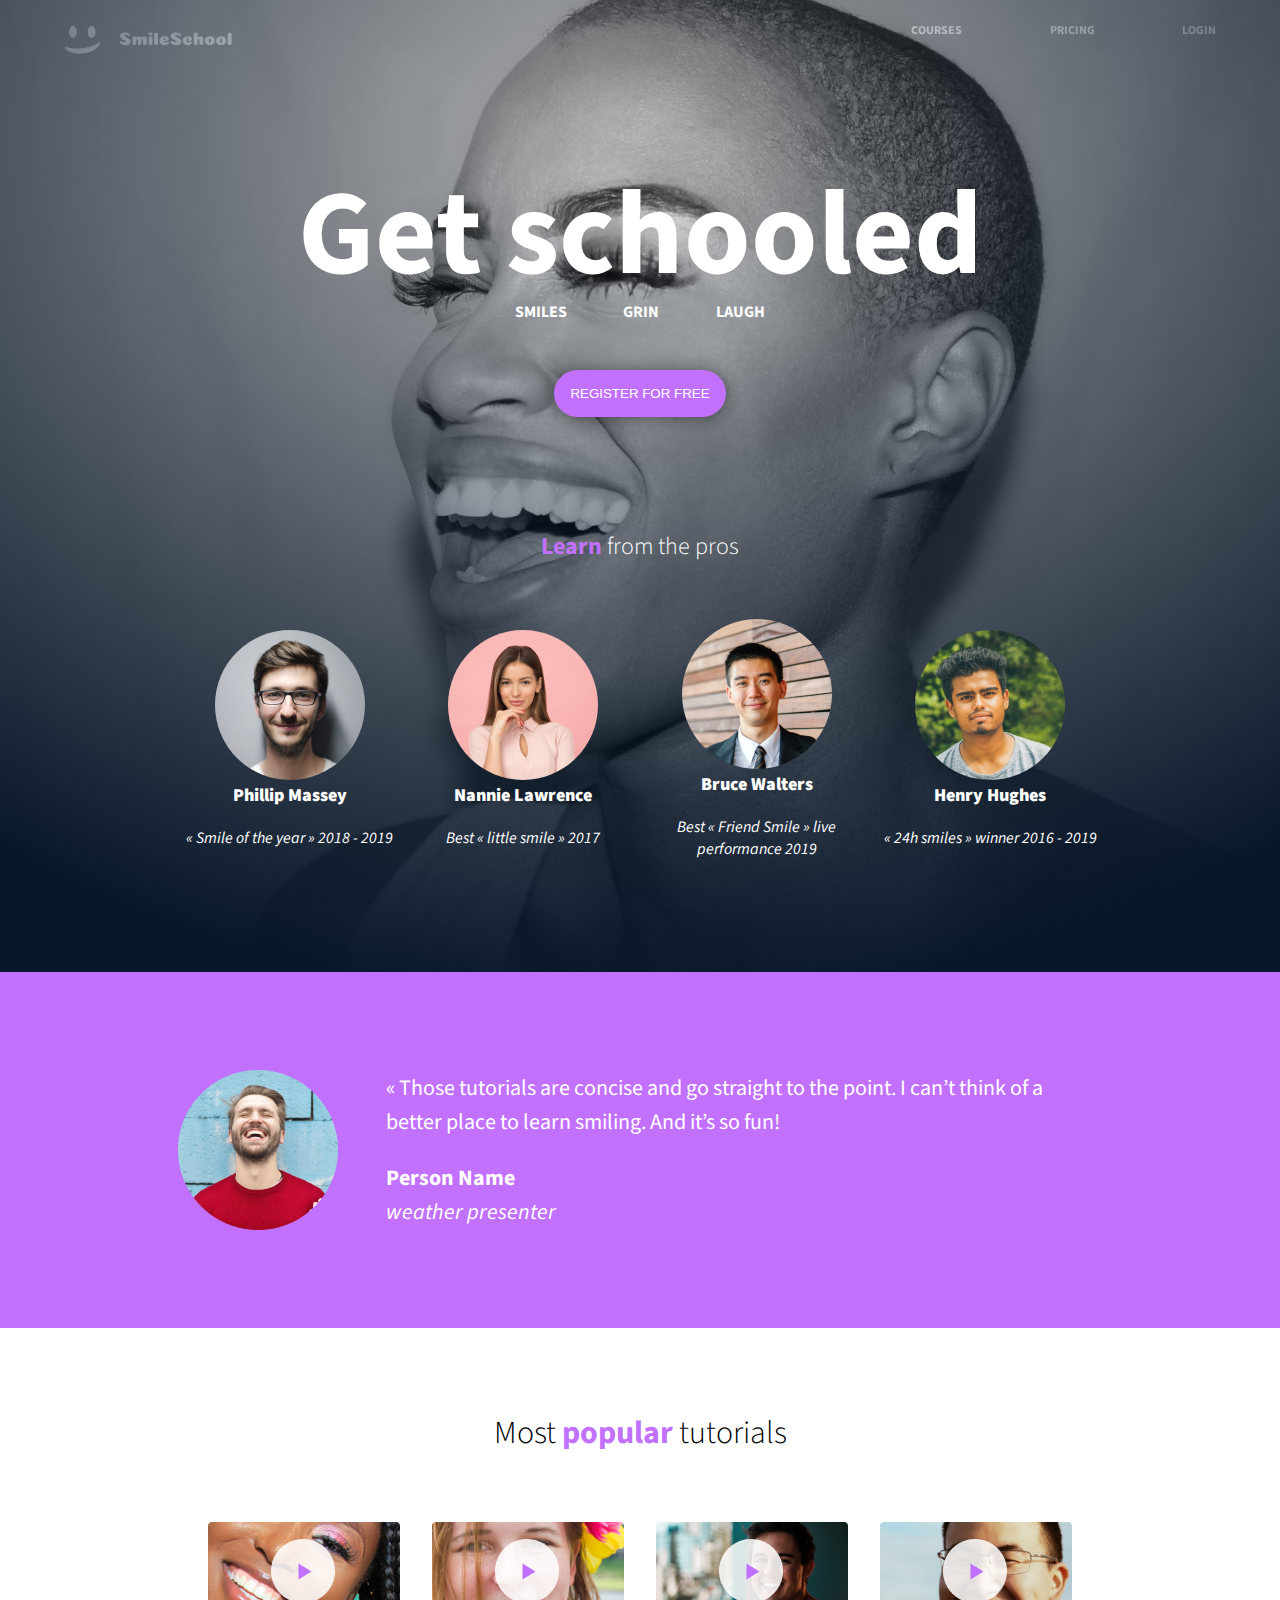
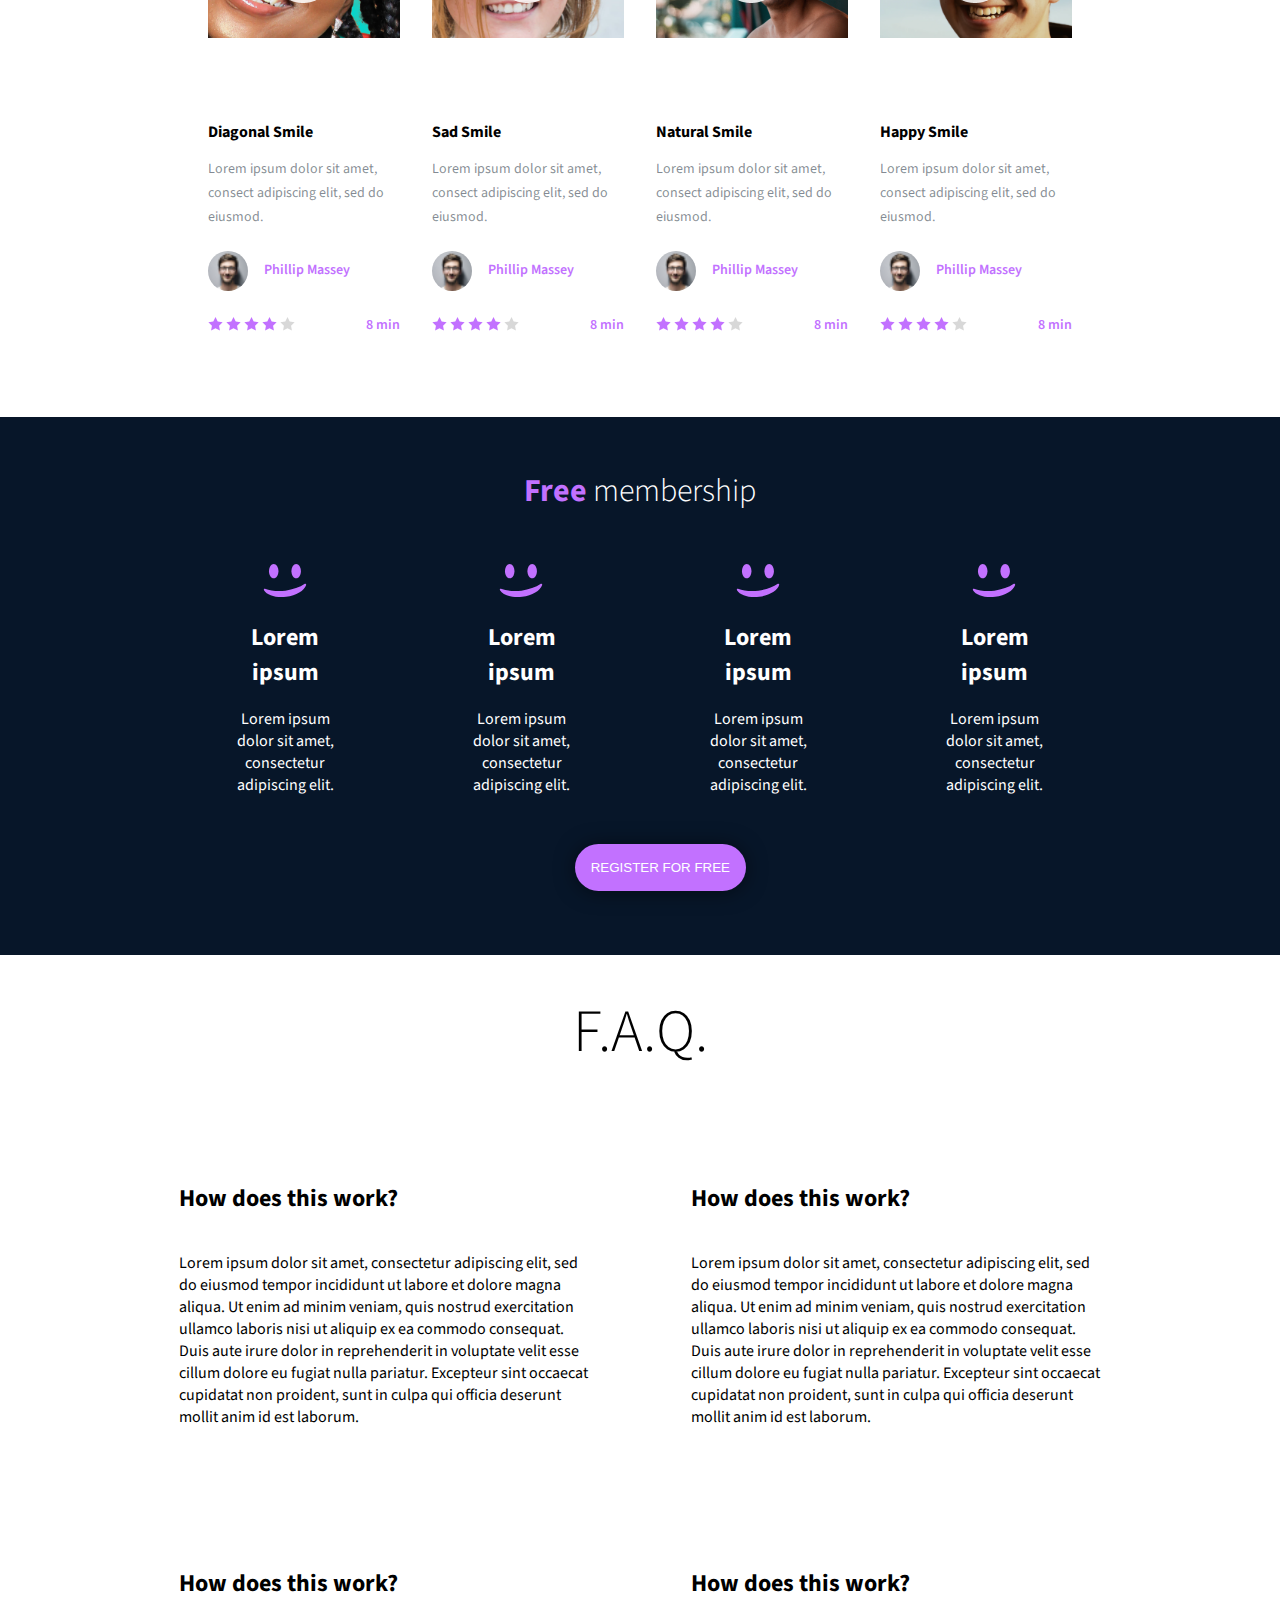
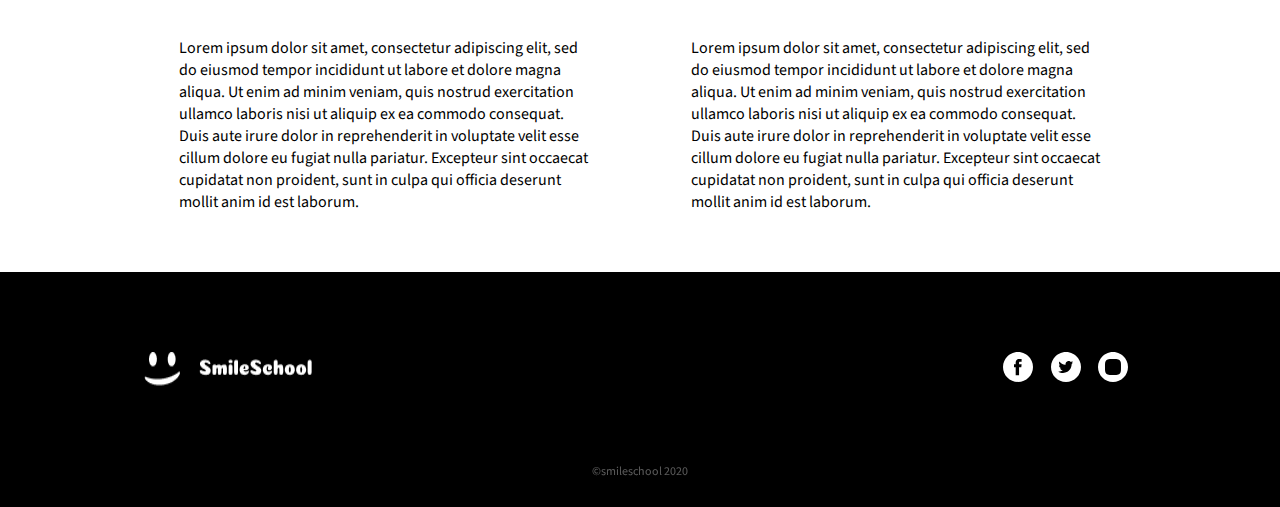
<file: css_advanced/index.html>
<!DOCTYPE html>
<html lang="en">

<head>
    <meta charset="UTF-8">
    <meta http-equiv="X-UA-Compatible" content="IE=edge">
    <meta name="viewport" content="width=device-width, initial-scale=1.0">
    <link href='https://fonts.googleapis.com/css?family=Source+Sans+Pro' rel='stylesheet' type='text/css'>
    <link rel="stylesheet" href="styles.css">
    <title>Document</title>
</head>

<body>
    <header>
        <div class="logo"><a><img src="images/logo.png" alt="logo" /></a></div>
        <div class="nav-bar">
                <a href="">courses</a>
                <a href="">pricing</a>
                <a href="">login</a>
        </div>
    </header>
    <main>
        <section class="header-section">
            <div class="schooled">
                <h1 class="schooled-title">
                    Get schooled
                </h1>
                <p class="schooled-text">
                    <span>SMILES</span>
                    <span>GRIN</span>
                    <span>LAUGH</span>
                </p>
                <button class="register-btn">REGISTER FOR FREE</button>
            </div>
            <div class="pros">
                <h2 class="pros-title"><span class="secondary-color">Learn</span> from the pros</h2>
                <div class="pros-block">
                    <div class="pros-card">
                        <img src="images/philip.png" alt="philip">
                        <h3>Phillip Massey</h3>
                        <p>« Smile of the year » 2018 - 2019</p>
                    </div>
                    <div class="pros-card">
                        <img src="images/nannie.png" alt="nannie">
                        <h3>Nannie Lawrence</h3>
                        <p>Best « little smile » 2017</p>
                    </div>
                    <div class="pros-card">
                        <img src="images/bruce.png" alt="bruce">
                        <h3>Bruce Walters</h3>
                        <p>Best « Friend Smile » live performance 2019</p>
                    </div>
                    <div class="pros-card">
                        <img src="images/henry.png" alt="henry">
                        <h3>Henry Hughes</h3>
                        <p>« 24h smiles » winner 2016 - 2019</p>
                    </div>
                </div>
            </div>
        </section>
        <section class="presenter-section">
            <div class="presenter-block">
                <img src="images/avatar.png" alt="avatar">
                <div>
                    <blockquote>
                        « Those tutorials are concise and go straight to the point. I can’t think of a better
                        place to learn smiling. And it’s so fun!
                    </blockquote>
                    <p class="person-name">Person Name</p>
                    <p class="weather">weather presenter</p>
                </div>
            </div>
        </section>
        <section class="videos-section">
            <h1>Most <span class="secondary-color">popular</span> tutorials</h1>
            <div class="videos-list">
                <div class="video-card">
                    <img src="images/preview_diag.png" alt="">
                    <a class="play" href="#"><img src="images/play.png" alt=""></a>
                    <h2 class="video-title">
                        Diagonal Smile
                    </h2>
                    <p class="video-desc">
                        Lorem ipsum dolor sit amet, consect adipiscing elit, sed do eiusmod.
                    </p>
                    <div class="author">
                        <img class="author-img" src="images/philip_sm.png" alt="philip_sm">
                        <h3 class="author-name">Phillip Massey</h3>
                    </div>
                    <div class="rating-duration">
                        <div class="rating">
                            <img src="Logos/Star_1.svg" alt="Star_1">
                            <img src="Logos/Star_1.svg" alt="Star_1">
                            <img src="Logos/Star_1.svg" alt="Star_1">
                            <img src="Logos/Star_1.svg" alt="Star_1">
                            <img src="Logos/Star_5.svg" alt="Star_5">
                        </div>
                        <p class="duration">8 min</p>
                    </div>
                </div>
                <div class="video-card">
                    <img src="images/preview_sad.png" alt="">
                    <a class="play" href="#"><img src="images/play.png" alt=""></a>
                    <h2 class="video-title">
                        Sad Smile
                    </h2>
                    <p class="video-desc">
                        Lorem ipsum dolor sit amet, consect adipiscing elit, sed do eiusmod.
                    </p>
                    <div class="author">
                        <img class="author-img" src="images/philip_sm.png" alt="philip_sm">
                        <h3 class="author-name">Phillip Massey</h3>
                    </div>
                    <div class="rating-duration">
                        <div class="rating">
                            <img src="Logos/Star_1.svg" alt="Star_1">
                            <img src="Logos/Star_1.svg" alt="Star_1">
                            <img src="Logos/Star_1.svg" alt="Star_1">
                            <img src="Logos/Star_1.svg" alt="Star_1">
                            <img src="Logos/Star_5.svg" alt="Star_5">
                        </div>
                        <p class="duration">8 min</p>
                    </div>
                </div>
                <div class="video-card">
                    <img src="images/preview_nat.png" alt="">
                    <a class="play" href="#"><img src="images/play.png" alt=""></a>
                    <h2 class="video-title">
                        Natural Smile
                    </h2>
                    <p class="video-desc">
                        Lorem ipsum dolor sit amet, consect adipiscing elit, sed do eiusmod.
                    </p>
                    <div class="author">
                        <img class="author-img" src="images/philip_sm.png" alt="philip_sm">
                        <h3 class="author-name">Phillip Massey</h3>
                    </div>
                    <div class="rating-duration">
                        <div class="rating">
                            <img src="Logos/Star_1.svg" alt="Star_1">
                            <img src="Logos/Star_1.svg" alt="Star_1">
                            <img src="Logos/Star_1.svg" alt="Star_1">
                            <img src="Logos/Star_1.svg" alt="Star_1">
                            <img src="Logos/Star_5.svg" alt="Star_5">
                        </div>
                        <p class="duration">8 min</p>
                    </div>
                </div>
                <div class="video-card">
                    <img src="images/preview_hap.png" alt="">
                    <a class="play" href="#"><img src="images/play.png" alt=""></a>
                    <h2 class="video-title">
                        Happy Smile
                    </h2>
                    <p class="video-desc">
                        Lorem ipsum dolor sit amet, consect adipiscing elit, sed do eiusmod.
                    </p>
                    <div class="author">
                        <img class="author-img" src="images/philip_sm.png" alt="philip_sm">
                        <h3 class="author-name">Phillip Massey</h3>
                    </div>
                    <div class="rating-duration">
                        <div class="rating">
                            <img src="Logos/Star_1.svg" alt="Star_1">
                            <img src="Logos/Star_1.svg" alt="Star_1">
                            <img src="Logos/Star_1.svg" alt="Star_1">
                            <img src="Logos/Star_1.svg" alt="Star_1">
                            <img src="Logos/Star_5.svg" alt="Star_5">
                        </div>
                        <p class="duration">8 min</p>
                    </div>
                </div>
            </div>
        </section>
        <section class="membership-section">
            <h1><span class="secondary-color">Free</span> membership</h1>
            <div class="memberships">
                <div class="membership-card">
                    <img src="Logos/smile.svg" alt="smile">
                    <h2>Lorem ipsum</h2>
                    <p>
                        Lorem ipsum dolor sit amet, consectetur adipiscing elit.
                    </p>
                </div>
                <div class="membership-card">
                    <img src="Logos/smile.svg" alt="smile">
                    <h2>Lorem ipsum</h2>
                    <p>
                        Lorem ipsum dolor sit amet, consectetur adipiscing elit.
                    </p>
                </div>
                <div class="membership-card">
                    <img src="Logos/smile.svg" alt="smile">
                    <h2>Lorem ipsum</h2>
                    <p>
                        Lorem ipsum dolor sit amet, consectetur adipiscing elit.
                    </p>
                </div>
                <div class="membership-card">
                    <img src="Logos/smile.svg" alt="smile">
                    <h2>Lorem ipsum</h2>
                    <p>
                        Lorem ipsum dolor sit amet, consectetur adipiscing elit.
                    </p>
                </div>
            </div>
            <button class="register-btn">REGISTER FOR FREE</button>
        </section>
        <section class="faq-section">
            <h1>F.A.Q.</h1>
            <div class="faq-list">
                <div class="faq-item">
                    <h2>How does this work?</h2>
                    <p>
                        Lorem ipsum dolor sit amet, consectetur adipiscing elit, sed do eiusmod tempor incididunt ut
                        labore et dolore magna aliqua. Ut enim ad minim veniam, quis nostrud exercitation ullamco
                        laboris nisi ut aliquip ex ea commodo consequat. Duis aute irure dolor in reprehenderit in
                        voluptate velit esse cillum dolore eu fugiat nulla pariatur. Excepteur sint occaecat cupidatat
                        non proident, sunt in culpa qui officia deserunt mollit anim id est laborum.
                    </p>
                </div>
                <div class="faq-item">
                    <h2>How does this work?</h2>
                    <p>
                        Lorem ipsum dolor sit amet, consectetur adipiscing elit, sed do eiusmod tempor incididunt ut
                        labore et dolore magna aliqua. Ut enim ad minim veniam, quis nostrud exercitation ullamco
                        laboris nisi ut aliquip ex ea commodo consequat. Duis aute irure dolor in reprehenderit in
                        voluptate velit esse cillum dolore eu fugiat nulla pariatur. Excepteur sint occaecat cupidatat
                        non proident, sunt in culpa qui officia deserunt mollit anim id est laborum.
                    </p>
                </div>
            </div>
            <div class="faq-list">
                <div class="faq-item">
                    <h2>How does this work?</h2>
                    <p>
                        Lorem ipsum dolor sit amet, consectetur adipiscing elit, sed do eiusmod tempor incididunt ut
                        labore et dolore magna aliqua. Ut enim ad minim veniam, quis nostrud exercitation ullamco
                        laboris nisi ut aliquip ex ea commodo consequat. Duis aute irure dolor in reprehenderit in
                        voluptate velit esse cillum dolore eu fugiat nulla pariatur. Excepteur sint occaecat cupidatat
                        non proident, sunt in culpa qui officia deserunt mollit anim id est laborum.
                    </p>
                </div>
                <div class="faq-item">
                    <h2>How does this work?</h2>
                    <p>
                        Lorem ipsum dolor sit amet, consectetur adipiscing elit, sed do eiusmod tempor incididunt ut
                        labore et dolore magna aliqua. Ut enim ad minim veniam, quis nostrud exercitation ullamco
                        laboris nisi ut aliquip ex ea commodo consequat. Duis aute irure dolor in reprehenderit in
                        voluptate velit esse cillum dolore eu fugiat nulla pariatur. Excepteur sint occaecat cupidatat
                        non proident, sunt in culpa qui officia deserunt mollit anim id est laborum.
                    </p>
                </div>
            </div>
        </section>
    </main>
    <footer>
        <div class="ft-container">
            <div class="nav-ft">
                <img src="images/logo.png" alt="">
                <div>
                    <a href=""><img src="Logos/facebook.svg" alt=""></a>
                    <a href=""><img src="Logos/twitter.svg" alt=""></a>
                    <a href=""><img src="Logos/Combined Shape.svg" alt=""></a>
                </div>
            </div>
            <p>©smileschool 2020</p>
        </div>
    </footer>
</body>

</html>
</file>
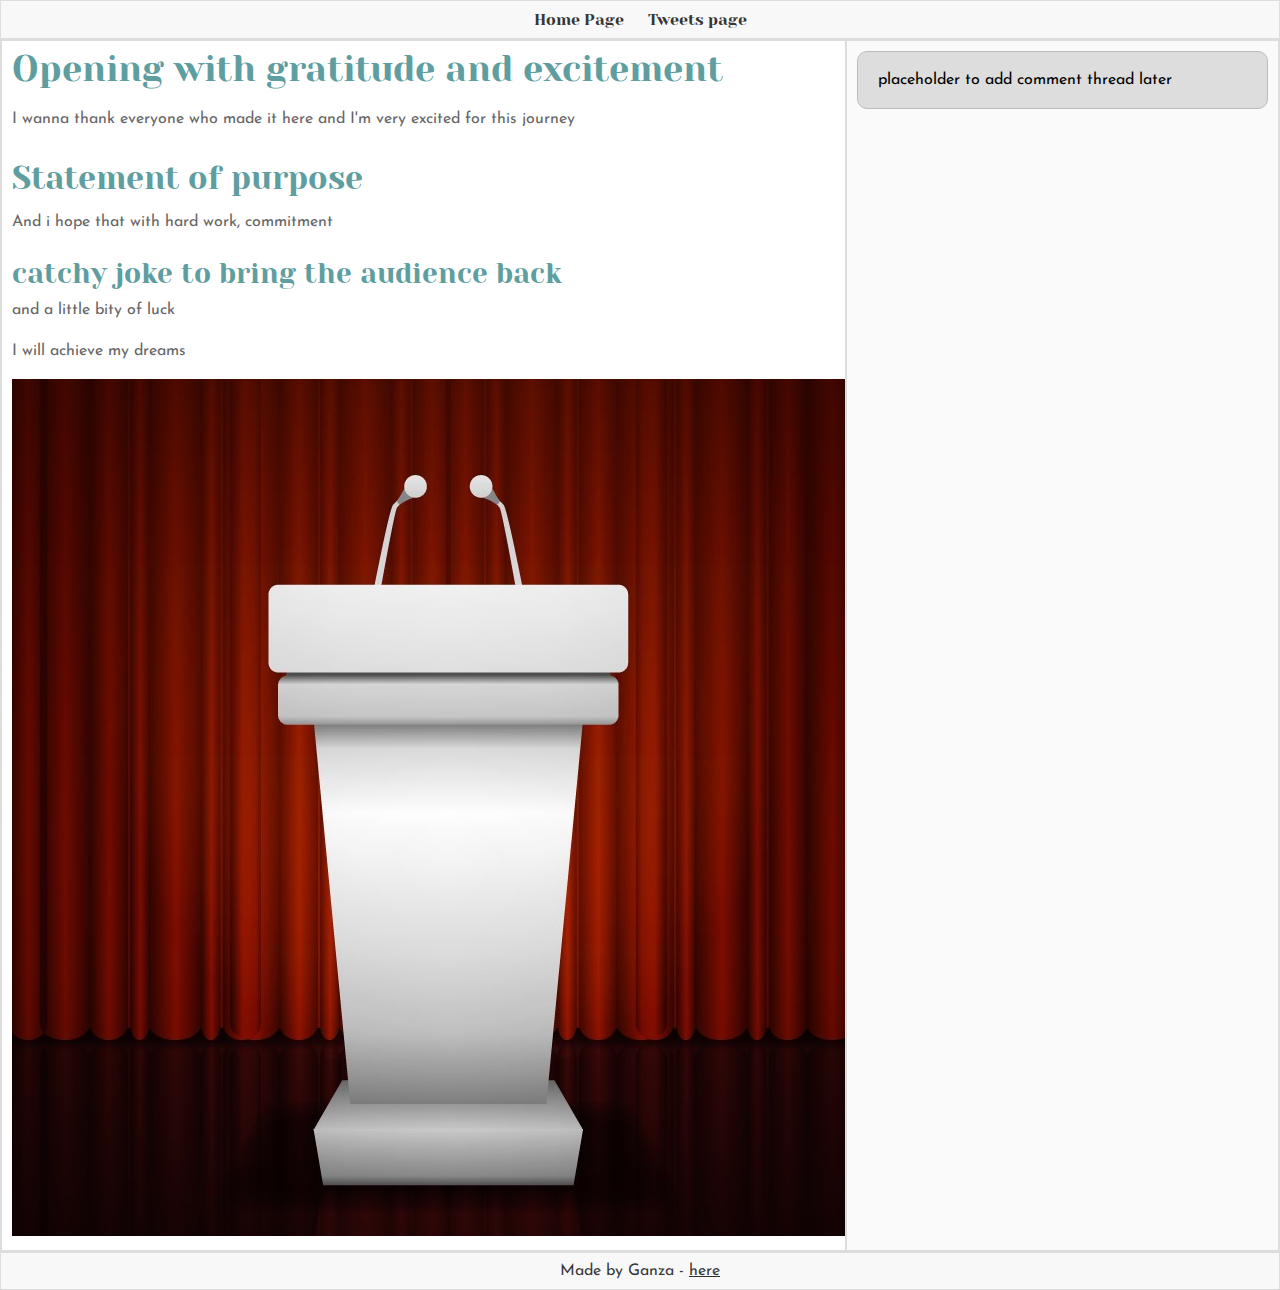
<file: css_basics/index.html>
<!DOCTYPE html>
<html lang="en">
  <head>
    <meta charset="UTF-8">
	  <title>Mywebpage</title>
    <link href="base.css" rel="stylesheet">
    <link href="styles.css" rel="stylesheet">
  </head>
  <body class="works_on_smartphone">
	<header>
		<ul>
			<li><a href="index.html">Home Page</a></li>
			<li><a href="tweets.html">Tweets page</a></li>
		</ul>
	</header>
	<main>
	<article>
		<h1>Opening with gratitude and excitement</h1>
    	<p>
      	I wanna thank everyone who made it here and I'm very excited for this
      	journey
    	</p>
    	<h2>Statement of purpose</h2>
    	<p>And i hope that with hard work, commitment</p>
    	<h3>catchy joke to bring the audience back</h3>
    	<p>and a little bity of luck</p>
    	<p>I will achieve my dreams</p>
    	<a href="https://www.linkedin.com/home"><img src="speech_image_small.jpg" alt="an image of a podium for speech "></a>
	</article>
	<aside>
		<p> placeholder to add comment thread later </p>
	</aside>
	</main>
    	<footer>Made by Ganza - <a href="https://www.linkedin.com/home" target="_blank">here</a></footer>
  </body>
</html>
</file>
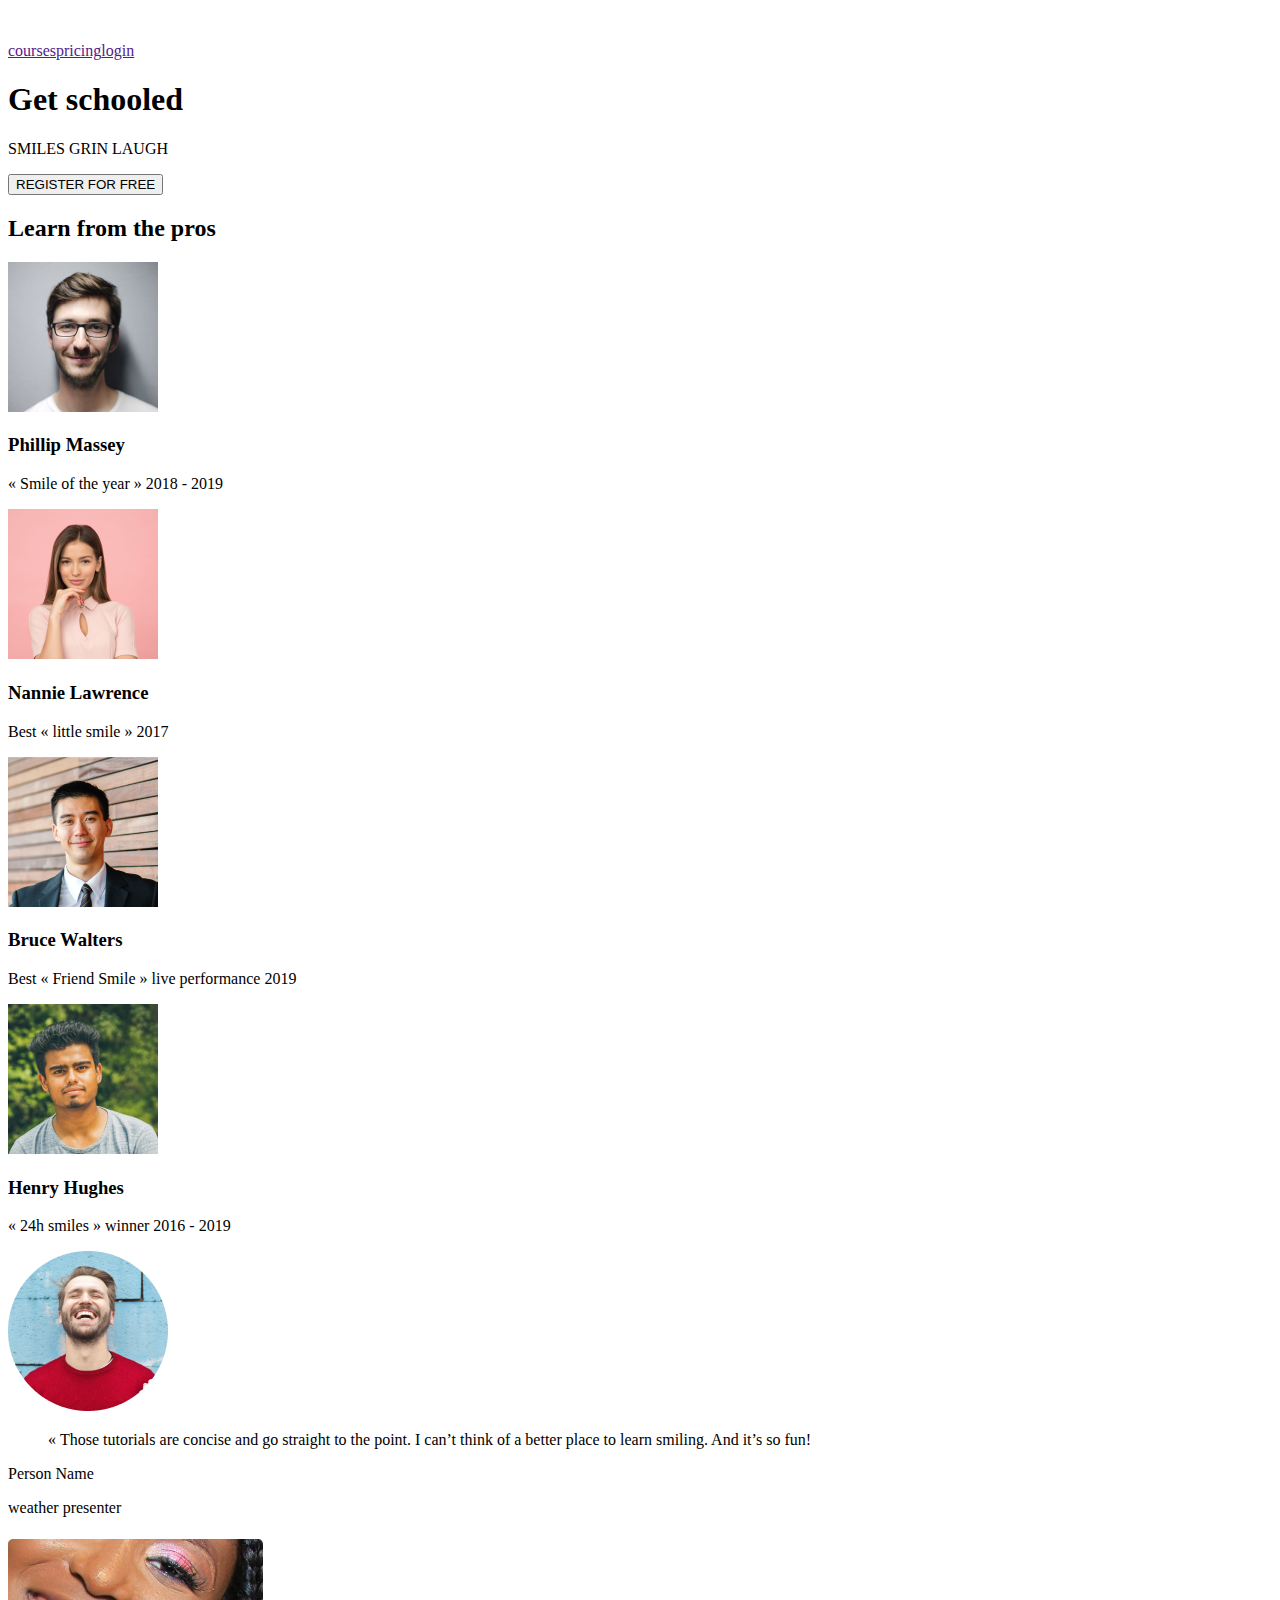
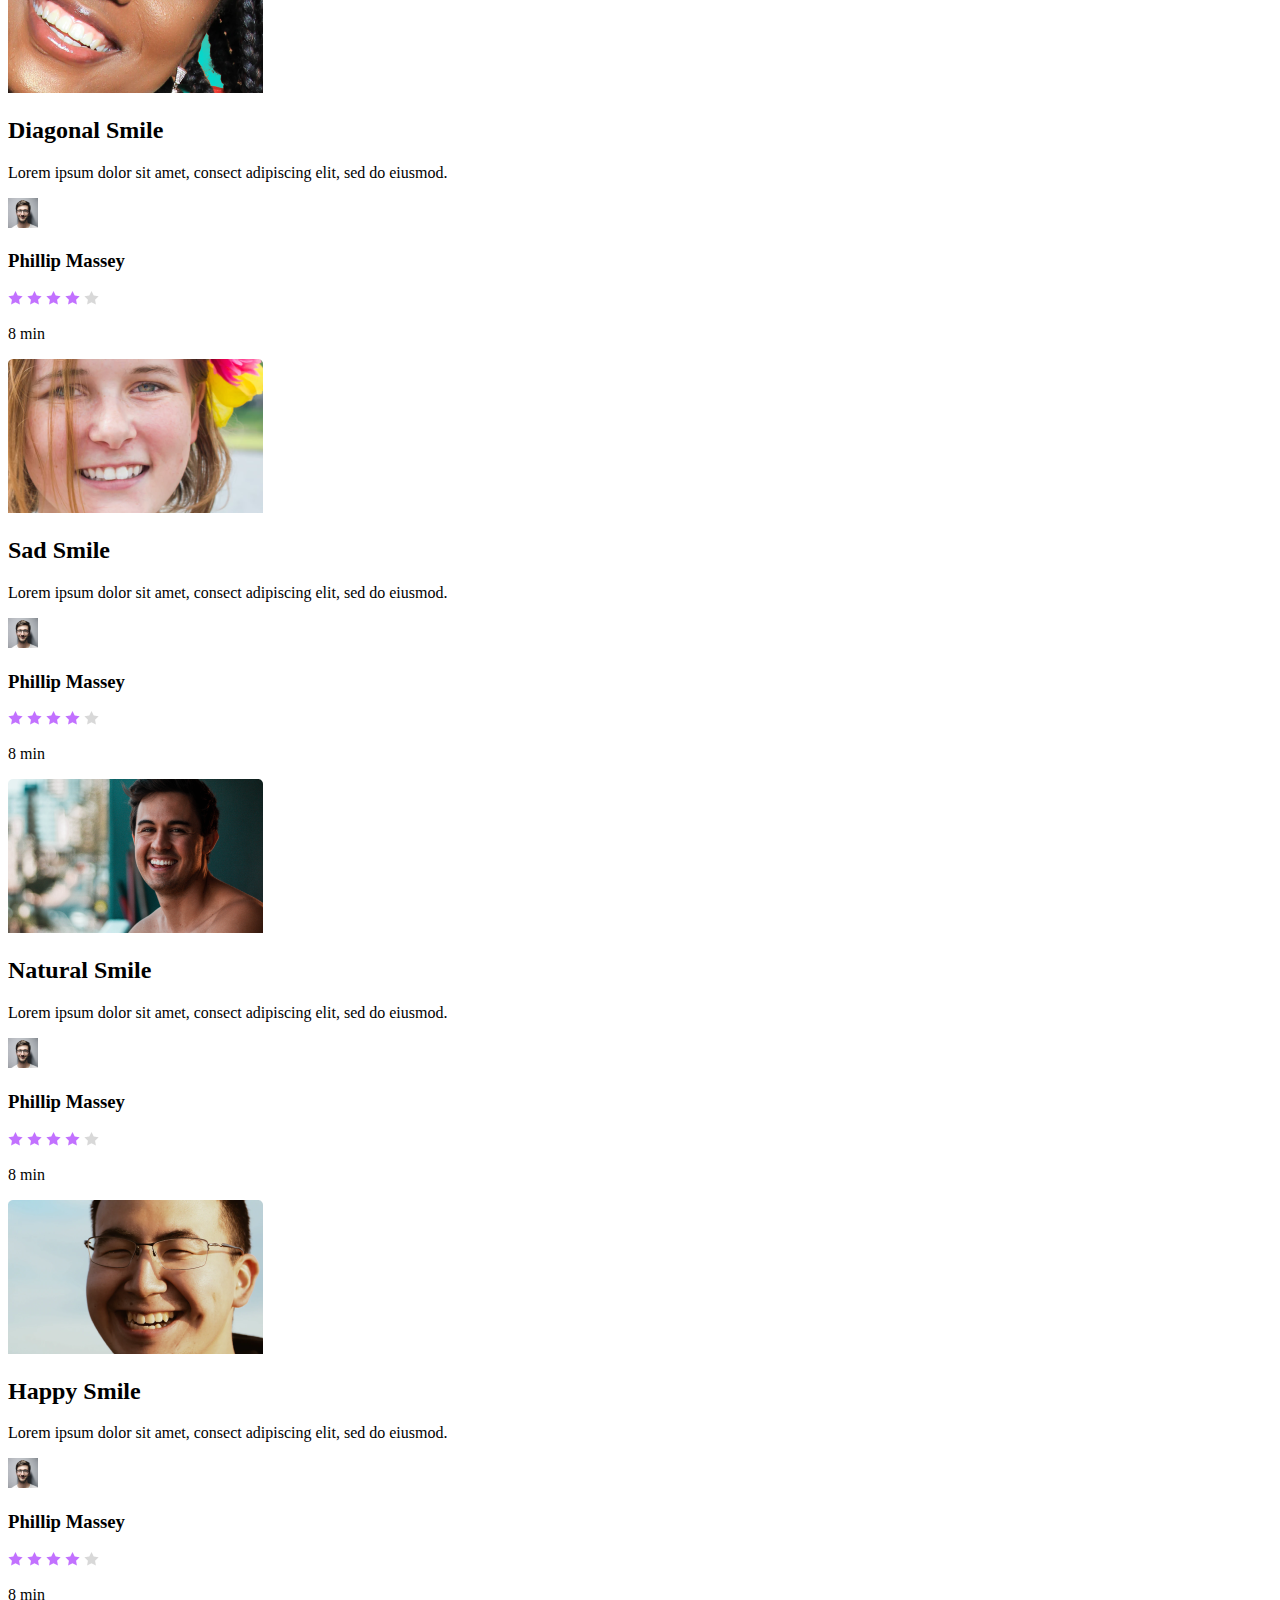
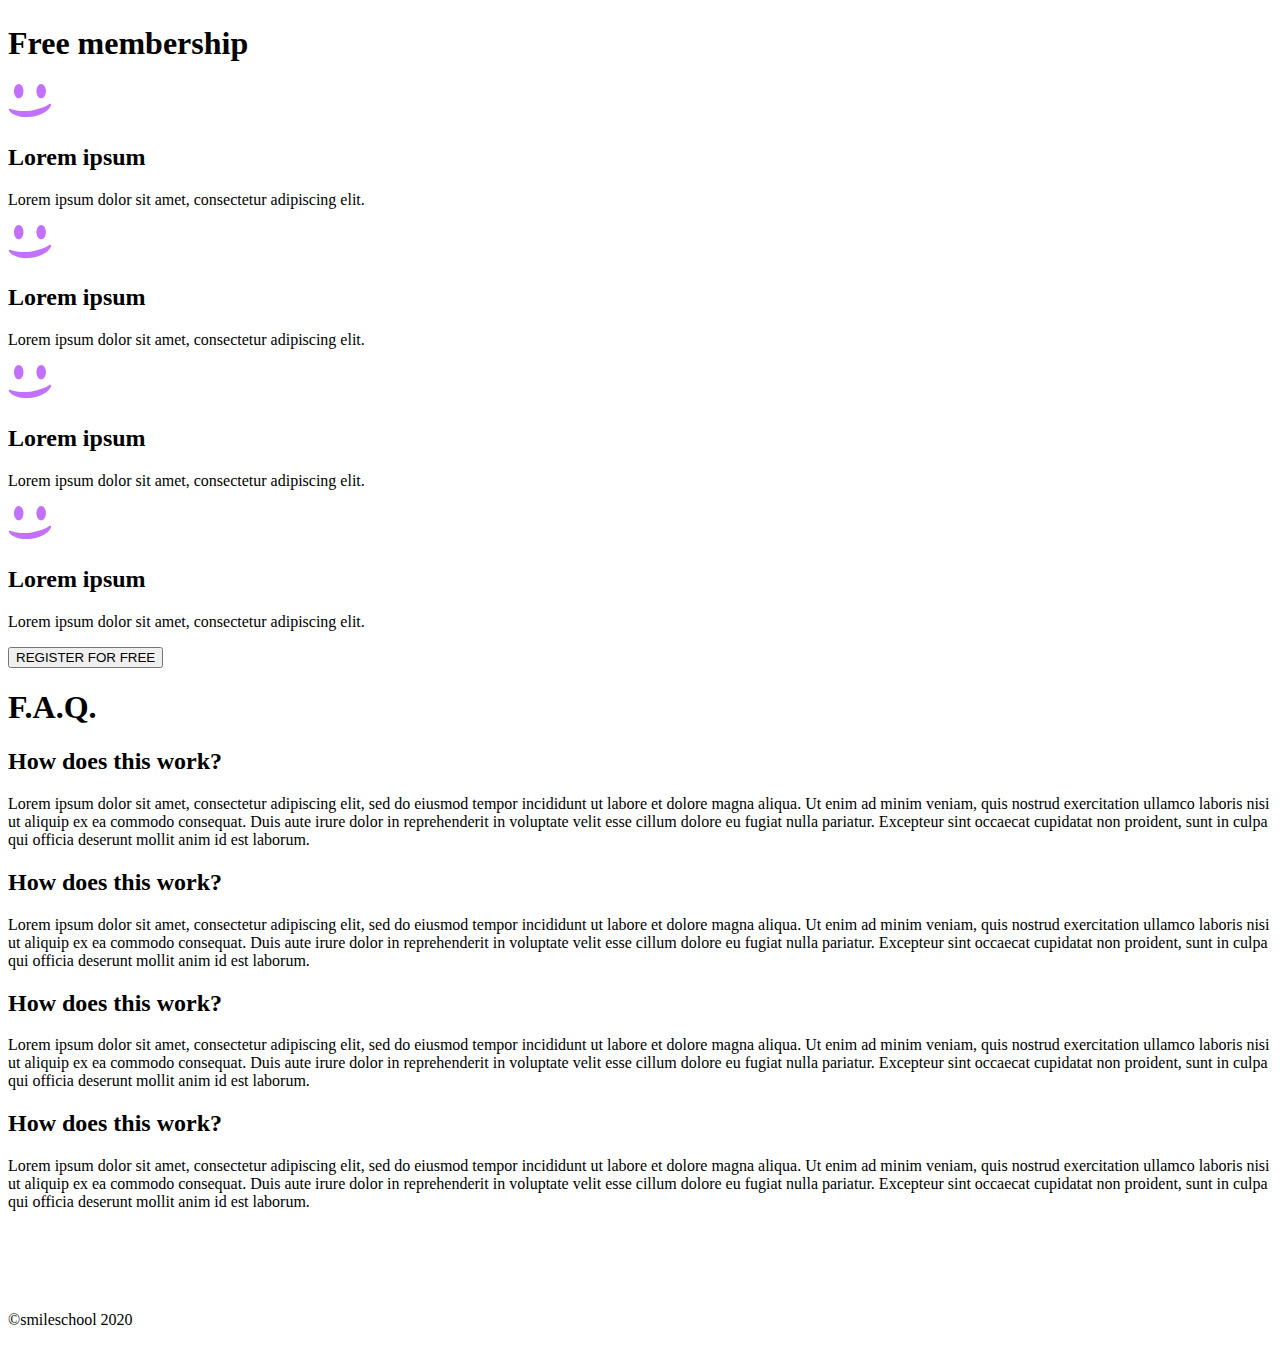
<file: html_advanced/index.html>
<!DOCTYPE html>
<html lang="en">

<head>
    <meta charset="UTF-8">
    <meta http-equiv="X-UA-Compatible" content="IE=edge">
    <meta name="viewport" content="width=device-width, initial-scale=1.0">
    <title>Document</title>
</head>

<body>
    <header>
        <div><a><img src="imgs/logo.png" alt="logo" /></a></div>
        <div>
            <a href="">courses</a><a href="">pricing</a><a href="">login</a>
        </div>
    </header>
    <main>
        <section>
            <div>
                <h1>
                    Get schooled
                </h1>
                <p>
                    <span>SMILES</span>
                    <span>GRIN</span>
                    <span>LAUGH</span>
                </p>
                <button class="register-btn">REGISTER FOR FREE</button>
            </div>
            <div>
                <h2><span>Learn</span> from the pros</h2>
                <div>
                    <div>
                        <img src="imgs/philip.png" alt="philip">
                        <h3>Phillip Massey</h3>
                        <p>« Smile of the year » 2018 - 2019</p>
                    </div>
                    <div>
                        <img src="imgs/nannie.png" alt="nannie">
                        <h3>Nannie Lawrence</h3>
                        <p>Best « little smile » 2017</p>
                    </div>
                    <div>
                        <img src="imgs/bruce.png" alt="bruce">
                        <h3>Bruce Walters</h3>
                        <p>Best « Friend Smile » live performance 2019</p>
                    </div>
                    <div>
                        <img src="imgs/henry.png" alt="henry">
                        <h3>Henry Hughes</h3>
                        <p>« 24h smiles » winner 2016 - 2019</p>
                    </div>
                </div>
            </div>
        </section>
        <section>
            <div>
                <img src="imgs/avatar.png" alt="avatar">
                <div>
                    <blockquote>
                        « Those tutorials are concise and go straight to the point. I can’t think of a better
                        place to learn smiling. And it’s so fun!
                    </blockquote>
                    <p>Person Name</p>
                    <p>weather presenter</p>
                </div>
            </div>
        </section>
        <section>
            <h1></h1>
            <div>
                <div class="videos-list">
                    <img src="imgs/preview_diag.png" alt="">
                    <h2 class="video-title">
                        Diagonal Smile
                    </h2>
                    <p class="video-desc">
                        Lorem ipsum dolor sit amet, consect adipiscing elit, sed do eiusmod.
                    </p>
                    <div class="author">
                        <img class="author-img" src="imgs/philip_sm.png" alt="philip_sm">
                        <h3 class="author-name">Phillip Massey</h3>
                    </div>
                    <div class="rating">
                        <img src="svgs/Star_1.svg" alt="">
                        <img src="svgs/Star_1.svg" alt="">
                        <img src="svgs/Star_1.svg" alt="">
                        <img src="svgs/Star_1.svg" alt="">
                        <img src="svgs/Star_5.svg" alt="">
                    </div>
                    <p class="duration">8 min</p>
                </div>
                <div class="videos-list">
                    <img src="imgs/preview_sad.png" alt="">
                    <h2 class="video-title">
                        Sad Smile
                    </h2>
                    <p class="video-desc">
                        Lorem ipsum dolor sit amet, consect adipiscing elit, sed do eiusmod.
                    </p>
                    <div class="author">
                        <img class="author-img" src="imgs/philip_sm.png" alt="philip_sm">
                        <h3 class="author-name">Phillip Massey</h3>
                    </div>
                    <div class="rating">
                        <img src="svgs/Star_1.svg" alt="">
                        <img src="svgs/Star_1.svg" alt="">
                        <img src="svgs/Star_1.svg" alt="">
                        <img src="svgs/Star_1.svg" alt="">
                        <img src="svgs/Star_5.svg" alt="">
                    </div>
                    <p class="duration">8 min</p>
                </div>
                <div class="videos-list">
                    <img src="imgs/preview_nat.png" alt="">
                    <h2 class="video-title">
                        Natural Smile
                    </h2>
                    <p class="video-desc">
                        Lorem ipsum dolor sit amet, consect adipiscing elit, sed do eiusmod.
                    </p>
                    <div class="author">
                        <img class="author-img" src="imgs/philip_sm.png" alt="philip_sm">
                        <h3 class="author-name">Phillip Massey</h3>
                    </div>
                    <div class="rating">
                        <img src="svgs/Star_1.svg" alt="">
                        <img src="svgs/Star_1.svg" alt="">
                        <img src="svgs/Star_1.svg" alt="">
                        <img src="svgs/Star_1.svg" alt="">
                        <img src="svgs/Star_5.svg" alt="">
                    </div>
                    <p class="duration">8 min</p>
                </div>
                <div class="videos-list">
                    <img src="imgs/preview_hap.png" alt="">
                    <h2 class="video-title">
                        Happy Smile
                    </h2>
                    <p class="video-desc">
                        Lorem ipsum dolor sit amet, consect adipiscing elit, sed do eiusmod.
                    </p>
                    <div class="author">
                        <img class="author-img" src="imgs/philip_sm.png" alt="philip_sm">
                        <h3 class="author-name">Phillip Massey</h3>
                    </div>
                    <div class="rating">
                        <img src="svgs/Star_1.svg" alt="">
                        <img src="svgs/Star_1.svg" alt="">
                        <img src="svgs/Star_1.svg" alt="">
                        <img src="svgs/Star_1.svg" alt="">
                        <img src="svgs/Star_5.svg" alt="">
                    </div>
                    <p class="duration">8 min</p>
                </div>
            </div>
        </section>
        <section>
            <h1><span>Free</span> membership</h1>
            <div>
                <div>
                    <img src="svgs/smile.svg" alt="smile">
                    <h2>Lorem ipsum</h2>
                    <p>
                        Lorem ipsum dolor sit amet, consectetur adipiscing elit.
                    </p>
                </div>
                <div>
                    <img src="svgs/smile.svg" alt="smile">
                    <h2>Lorem ipsum</h2>
                    <p>
                        Lorem ipsum dolor sit amet, consectetur adipiscing elit.
                    </p>
                </div>
                <div>
                    <img src="svgs/smile.svg" alt="smile">
                    <h2>Lorem ipsum</h2>
                    <p>
                        Lorem ipsum dolor sit amet, consectetur adipiscing elit.
                    </p>
                </div>
                <div>
                    <img src="svgs/smile.svg" alt="smile">
                    <h2>Lorem ipsum</h2>
                    <p>
                        Lorem ipsum dolor sit amet, consectetur adipiscing elit.
                    </p>
                </div>
            </div>
            <button class="register-btn">REGISTER FOR FREE</button>
        </section>
        <section>
            <h1>F.A.Q.</h1>
            <div>
                <div>
                    <h2>How does this work?</h2>
                    <p>
                        Lorem ipsum dolor sit amet, consectetur adipiscing elit, sed do eiusmod tempor incididunt ut
                        labore et dolore magna aliqua. Ut enim ad minim veniam, quis nostrud exercitation ullamco
                        laboris nisi ut aliquip ex ea commodo consequat. Duis aute irure dolor in reprehenderit in
                        voluptate velit esse cillum dolore eu fugiat nulla pariatur. Excepteur sint occaecat cupidatat
                        non proident, sunt in culpa qui officia deserunt mollit anim id est laborum.
                    </p>
                </div>
                <div>
                    <h2>How does this work?</h2>
                    <p>
                        Lorem ipsum dolor sit amet, consectetur adipiscing elit, sed do eiusmod tempor incididunt ut
                        labore et dolore magna aliqua. Ut enim ad minim veniam, quis nostrud exercitation ullamco
                        laboris nisi ut aliquip ex ea commodo consequat. Duis aute irure dolor in reprehenderit in
                        voluptate velit esse cillum dolore eu fugiat nulla pariatur. Excepteur sint occaecat cupidatat
                        non proident, sunt in culpa qui officia deserunt mollit anim id est laborum.
                    </p>
                </div>
                <div>
                    <h2>How does this work?</h2>
                    <p>
                        Lorem ipsum dolor sit amet, consectetur adipiscing elit, sed do eiusmod tempor incididunt ut
                        labore et dolore magna aliqua. Ut enim ad minim veniam, quis nostrud exercitation ullamco
                        laboris nisi ut aliquip ex ea commodo consequat. Duis aute irure dolor in reprehenderit in
                        voluptate velit esse cillum dolore eu fugiat nulla pariatur. Excepteur sint occaecat cupidatat
                        non proident, sunt in culpa qui officia deserunt mollit anim id est laborum.
                    </p>
                </div>
                <div>
                    <h2>How does this work?</h2>
                    <p>
                        Lorem ipsum dolor sit amet, consectetur adipiscing elit, sed do eiusmod tempor incididunt ut
                        labore et dolore magna aliqua. Ut enim ad minim veniam, quis nostrud exercitation ullamco
                        laboris nisi ut aliquip ex ea commodo consequat. Duis aute irure dolor in reprehenderit in
                        voluptate velit esse cillum dolore eu fugiat nulla pariatur. Excepteur sint occaecat cupidatat
                        non proident, sunt in culpa qui officia deserunt mollit anim id est laborum.
                    </p>
                </div>
            </div>
        </section>
    </main>
    <footer>
        <div>
            <div>
                <img src="imgs/logo.png" alt="">
                <div>
                    <a href=""><img src="svgs/facebook.svg" alt=""></a>
                    <a href=""><img src="svgs/twitter.svg" alt=""></a>
                    <a href=""><img src="svgs/instagram.svg" alt=""></a>
                </div>
            </div>
            <p>©smileschool 2020</p>
        </div>
    </footer>
</body>

</html>
</file>
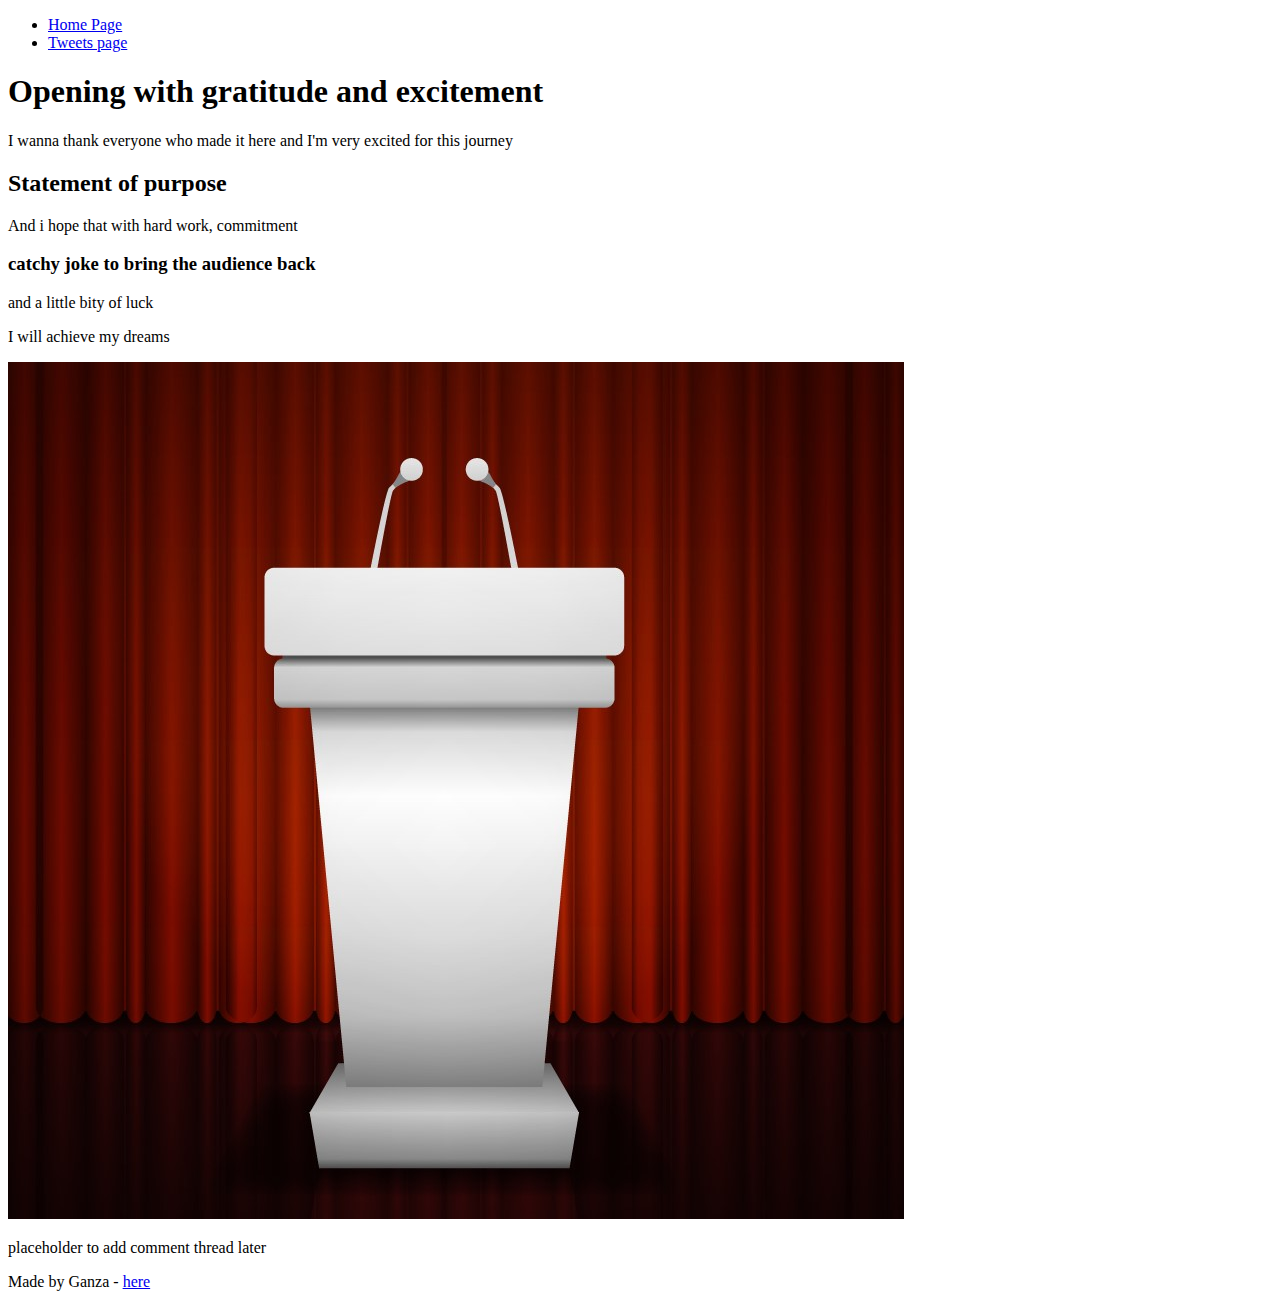
<file: html_basic/index.html>
<!DOCTYPE html>
<html lang="en">
  <head>
    <meta charset="UTF-8">
    <title>Document</title>
  </head>
  <body>
	<header>
		<ul>
			<li><a href="index.html">Home Page</a></li>
			<li><a href="tweets.html">Tweets page</a></li>
		</ul>
	</header>
    	<h1>Opening with gratitude and excitement</h1>
	<main>
	<article>
    	<p>
      	I wanna thank everyone who made it here and I'm very excited for this
      	journey
    	</p>
    	<h2>Statement of purpose</h2>
    	<p>And i hope that with hard work, commitment</p>
    	<h3>catchy joke to bring the audience back</h3>
    	<p>and a little bity of luck</p>
    	<p>I will achieve my dreams</p>
    	<a href="https://www.linkedin.com/home"><img src="speech_image_small.jpg" alt="an image of a podium for speech "></a>
	</article>
	<aside>
		<p> placeholder to add comment thread later </p>
	</aside>
	</main>
    	<footer>Made by Ganza - <a href="https://www.linkedin.com/home" target="_blank">here</a></footer>
  </body>
</html>
</file>
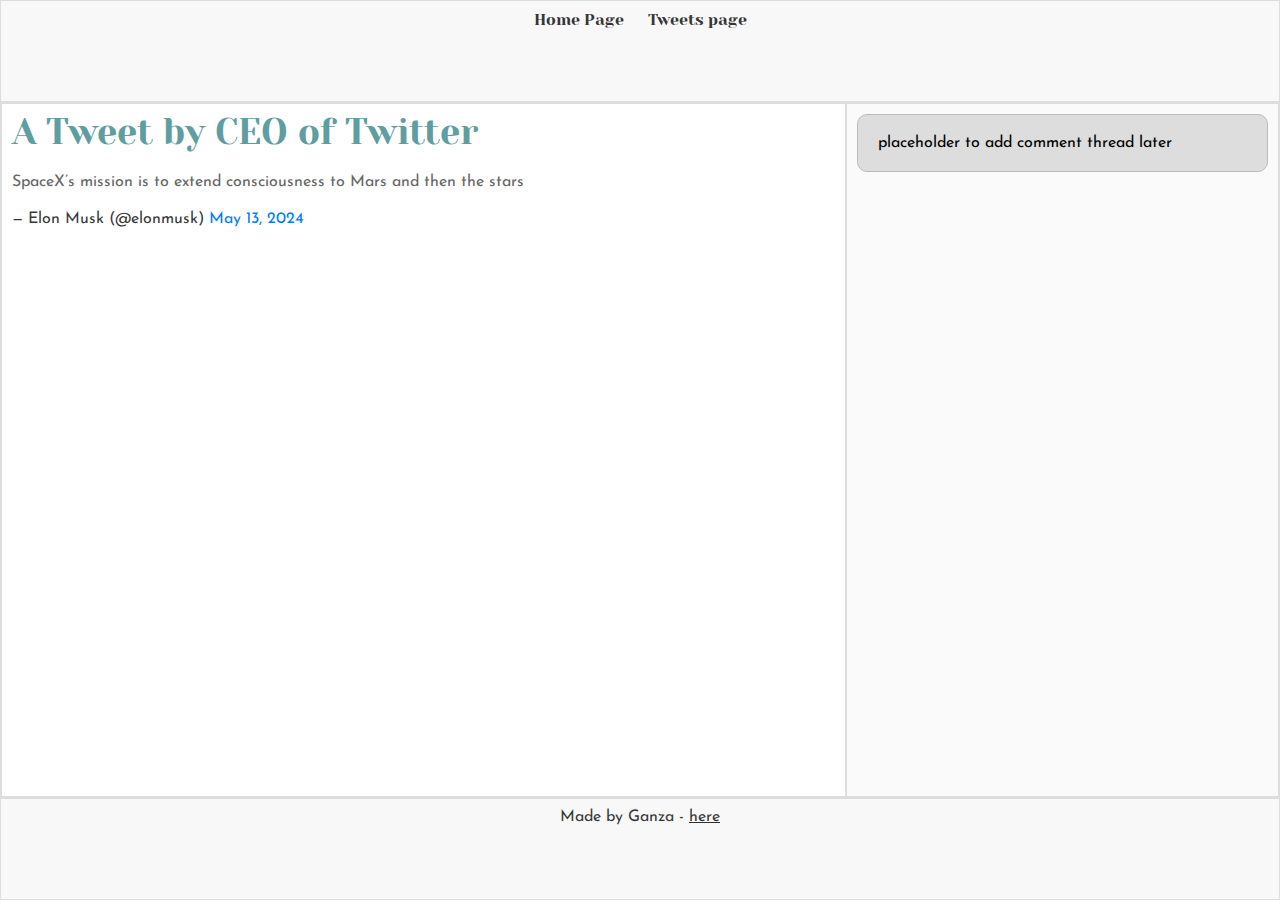
<file: css_basics/tweets.html>
<!DOCTYPE html>
<html lang="en">
  <head>
    <meta charset="UTF-8">
    <title>Document</title>
    <link href="base.css" rel="stylesheet">
    <link href="styles.css" rel="stylesheet">
  </head>
  <body>
    <header>
      <ul>
        <li><a href="index.html">Home Page</a></li>
        <li><a href="tweets.html">Tweets page</a></li>
      </ul>
    </header>
    <main>
    <article>
    <h1>A Tweet by CEO of Twitter</h1>
    <blockquote class="twitter-tweet" data-theme="dark">
      <p lang="en" dir="ltr">SpaceX’s mission is to extend consciousness to Mars and then the stars</p>
      &mdash; Elon Musk (@elonmusk)
      <a href="https://twitter.com/elonmusk/status/1790118678865838540?ref_src=twsrc%5Etfw">May 13, 2024</a>
    </blockquote><script async src="https://platform.twitter.com/widgets.js"></script>
    </article>
    <aside>
      <p> placeholder to add comment thread later </p>
    </aside>
    </main>
    <footer>Made by Ganza - <a href="https://www.linkedin.com/home" target="_blank">here</a></footer>
  </body>
</html>
</file>
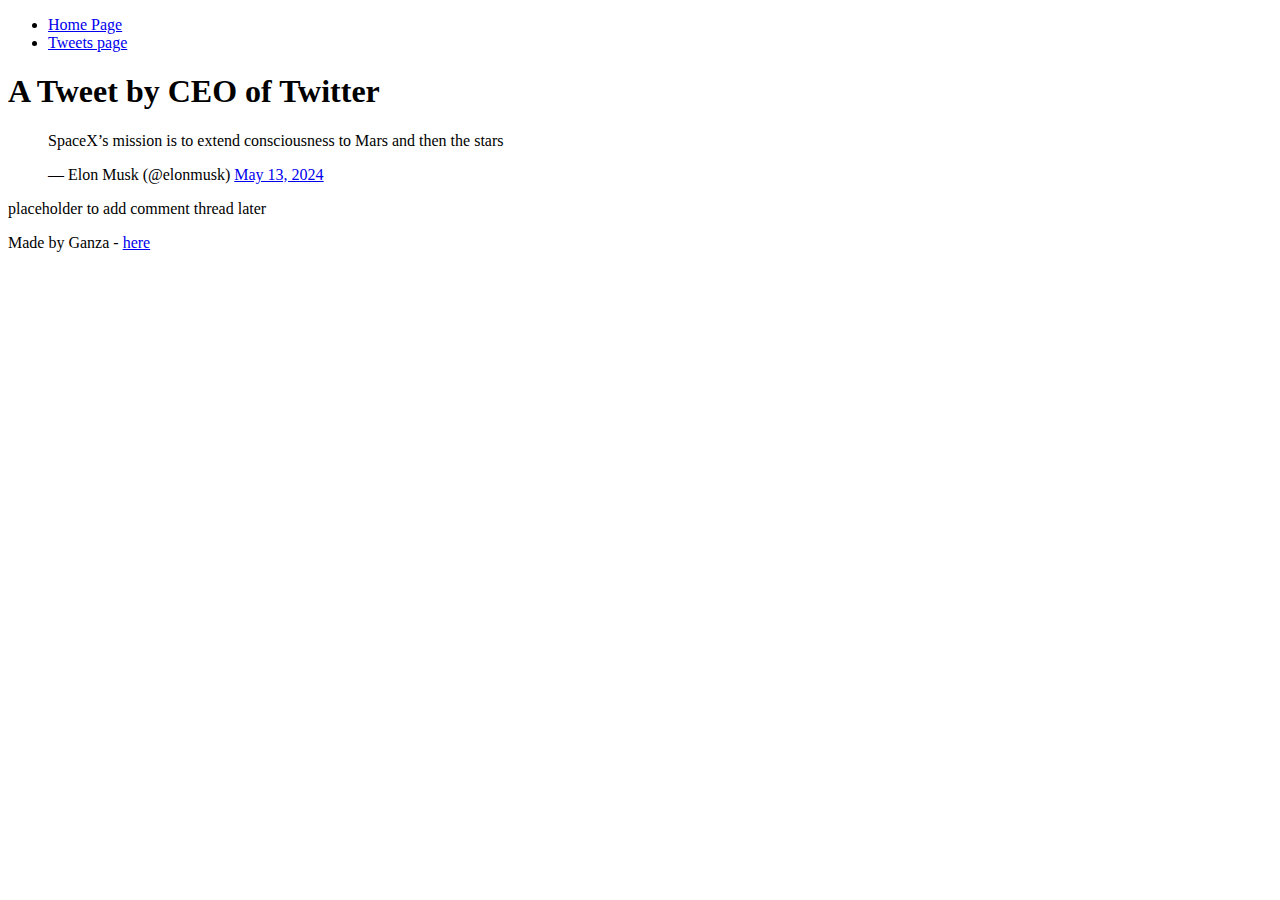
<file: html_basic/tweets.html>
<!DOCTYPE html>
<html lang="en">
  <head>
    <meta charset="UTF-8">
    <title>Document</title>
  </head>
  <body>
    <header>
      <ul>
        <li><a href="index.html">Home Page</a></li>
        <li><a href="tweets.html">Tweets page</a></li>
      </ul>
    </header>
    <main>
    <article>
    <h1>A Tweet by CEO of Twitter</h1>
    <blockquote class="twitter-tweet" data-theme="dark">
      <p lang="en" dir="ltr">SpaceX’s mission is to extend consciousness to Mars and then the stars</p>
      &mdash; Elon Musk (@elonmusk)
      <a href="https://twitter.com/elonmusk/status/1790118678865838540?ref_src=twsrc%5Etfw">May 13, 2024</a>
    </blockquote><script async src="https://platform.twitter.com/widgets.js"></script>
    </article>
    <aside>
      <p> placeholder to add comment thread later </p>
    </aside>
    </main>
    <footer>Made by Ganza - <a href="https://www.linkedin.com/home" target="_blank">here</a></footer>
  </body>
</html>
</file>
<file: css_advanced/styles.css>
body {
  font-family: "Source Sans Pro";
  font-style: normal;
}
header {
  display: flex;
  flex-direction: row;
  flex: auto;
  background-image: url("./images/banner.png");
  padding: 2% 5% 2% 5%;
  filter: grayscale(100%);
  position: absolute;
  left: -0.025%;
  right: -0.025%;
  top: 0;
  bottom: -26.48%;
}

header .logo {
  flex: 2;
  z-index: 1;
}

header .nav-bar {
  flex: 4;
  font-weight: 700;
  font-size: 12px;
  line-height: 10px;
  text-transform: uppercase;
  z-index: 1;
  display: flex;
  justify-content: right;
  gap: 80px;
}
header .nav-bar a {
  margin-left: 1%;
  text-decoration: none;
  color: white;
}
.header-section {
  /* position: absolute; */
  left: 10%;
  display: flex;
  flex-direction: column;
  margin-bottom: -2.6rem;
  background-blend-mode: color;
  background: rgba(0, 0, 0, 1);
  background: radial-gradient(
    85.9% 85.9% at 50% 14.1%,
    rgba(41, 48, 61, 0.0001) 0%,
    #071629 100%
  );
  color: white;
}
.schooled {
  display: flex;
  flex-direction: column;
  padding-top: 5rem;
}
.schooled-title {
  height: 151px;
  font-weight: 700;
  font-size: 120px;
  line-height: 151px;
  text-align: center;
  color: #ffffff;
}

.schooled-text {
  height: 20px;
  position: relative;
  margin-top: -7%;
  text-align: center;
  font-weight: 700;
  font-size: 16px;
  line-height: 20px;
  color: #ffffff;
  display: flex;
  justify-content: space-around;
  margin-left: 38%;
  margin-right: 38%;
}

.register-btn {
  background: #c271ff;
  border-radius: 25px;
  border: none;
  color: white;
  font-weight: 500;
  box-shadow: 0 1px 20px rgba(0, 0, 0, 0.5);
  position: relative;
  align-self: center;
  margin: 2rem;
  padding: 1rem;
}

.secondary-color {
  color: #c271ff;
}
.pros {
  padding: 2%;
  display: flex;
  flex-direction: column;
}
.pros-title {
  position: relative;
  align-self: center;
  padding: 2rem;
  font-weight: 300;
  line-height: 40px;
}
.pros-title .secondary-color {
  font-weight: 700;
}
.pros-block {
  display: flex;
  flex-direction: row;
  justify-content: center;
}
.pros-card {
  width: 19%;
  /* padding: 1.5% 4% 1.5% 4%;*/
  margin-bottom: 7rem;
  display: flex;
  flex-direction: column;
  justify-content: center;
  align-items: center;
}
.pros img {
  border-radius: 50%;
  max-width: 80%;
}
.pros-card h3 {
  font-weight: 900;
  font-size: 18px;
  margin-top: 0.2rem;
  margin-bottom: 0.2rem;
  text-align: center;
}
.pros-card p {
  font-style: italic;
  text-align: center;
  font-size: 16px;
}
main {
  position: relative;
  display: flex;
  flex-direction: column;
  margin: -8px;
}

.presenter-section {
  /* position: absolute; */
  background-color: #c271ff;
  padding: 6%;
}
.presenter-block {
  display: flex;
  flex-direction: row;
  justify-content: center;
  align-items: center;
  color: white;
  padding-left: 9%;
  padding-right: 9%;
}
.presenter-block img {
  width: 160px;
  height: 160px;
  margin-right: 3rem;
}
.presenter-block blockquote {
  font-weight: 400;
  font-size: 22px;
  line-height: 34px;
  margin-left: 0;
}
.presenter-block .person-name {
  font-weight: 700;
  font-size: 22px;
  line-height: 34px;
  margin-bottom: 0;
}
.presenter-block .weather {
  font-style: italic;
  font-weight: 400;
  font-size: 22px;
  line-height: 34px;
  margin-top: 0;
}
.videos-section {
  display: flex;
  flex-direction: column;
  padding-top: 3rem;
  padding-bottom: 3rem;
}
.videos-section h1,
.membership-section h1,
.faq-section h1 {
  text-align: center;
}
.videos-section h1 {
  font-weight: 300;
  font-size: 32px;
  line-height: 40px;
  padding-top: 1rem;
  padding-bottom: 2rem;
}
.faq-section h1 {
  font-weight: 300;
  font-size: 60px;
  line-height: 75px;
}
.videos-list {
  display: flex;
  flex-direction: row;
  justify-content: center;
}
.video-card {
  padding: 1rem;
  display: flex;
  flex-direction: column;
  max-width: 15%;
}
.video-card h2 {
  font-weight: 700;
  font-size: 16px;
  line-height: 20px;
  margin-bottom: 0.1rem;
}
.video-card .video-desc {
  font-weight: 400;
  font-size: 14px;
  line-height: 24px;
  color: rgba(7, 22, 41, 0.501584);
}
.video-card .play {
  position: relative;
  top: -23%;
  left: 33%;
}
.video-card .author {
  display: flex;
  align-items: center;
}
.author img {
  border-radius: 50%;
  width: 40px;
  height: 40px;
}
.author h3 {
  font-weight: 600;
  font-size: 14px;
  line-height: 27px;
  /* identical to box height, or 193% */
  color: #c271ff;
  margin-left: 1rem;
}
.rating-duration {
  display: flex;
  justify-content: space-between;
  align-items: center;
}
.duration {
  font-weight: 600;
  font-size: 14px;
  line-height: 27px;
  /* identical to box height, or 193% */
  text-align: right;
  color: #c271ff;
}
.membership-section {
  color: white;
  background: #071629;
  padding: 2rem;
}
.membership-section .secondary-color,
.videos-section .secondary-color {
  font-weight: 700;
  font-size: 32px;
  line-height: 40px;
  text-align: center;
}
.membership-section h1 {
  font-weight: 300;
  font-size: 32px;
  line-height: 40px;
  text-align: center;
  padding-bottom: 2rem;
}
.membership-section button {
  left: 42%;
}
.memberships {
  display: flex;
  justify-content: space-evenly;
  padding-left: 5rem;
  padding-right: 5rem;
}
.membership-card {
  display: flex;
  flex-direction: column;
  max-width: 12%;
  align-items: center;
  text-align: center;
}
.membership-card h2 {
  margin-bottom: 0.1rem;
}

.faq-list {
  display: flex;
  padding-left: 10%;
  padding-right: 10%;
}
.faq-item {
  display: flex;
  flex: 50%;
  flex-direction: column;
  width: 50%;
  padding: 5%;
}
footer {
  background: black;
  padding: 1rem;
  margin: -8px;
}
.ft-container {
  display: flex;
  flex-direction: column;
}
.nav-ft {
  display: flex;
  justify-content: space-between;
  padding: 4rem 8rem 4rem 8rem;
}

.nav-ft div a {
  margin-left: 0.4rem;
  margin-right: 0.5rem;
}

.ft-container p {
  color: white;
  opacity: 0.35;
  text-align: center;
  font-weight: 400;
  font-size: 12px;
  line-height: 15px;
}
</file>
<file: css_basics/base.css>
/* Importing webfonts */
/* (If you're learning CSS, you should disregard that) */

@import url(https://fonts.googleapis.com/css?family=Yeseva+One);
@import url(https://fonts.googleapis.com/css?family=Josefin+Sans:400,700,700italic,400italic);


/* CSS reset rules */

html, body {
	height: 100%;
	min-height: 100%;
}
html, body, div, span, applet, object, iframe,
h1, h2, h3, h4, h5, h6, p, blockquote, pre,
a, abbr, acronym, address, big, cite, code,
del, dfn, img, ins, kbd, q, s, samp,
small, strike, sub, sup, tt, var,
b, u, i, center,
dl, dt, dd,
fieldset, form, label, legend,
table, caption, tbody, tfoot, thead, tr, th, td,
article, aside, canvas, details, embed, 
figure, figcaption, footer, header, hgroup, 
menu, nav, output, ruby, section, summary,
time, mark, audio, video {
	margin: 0;
	padding: 0;
	border: 0;
	font-size: 100%;
	font: inherit;
	vertical-align: baseline;
}
/* HTML5 display-role reset for older browsers */
article, aside, details, figcaption, figure, 
footer, header, hgroup, menu, nav, section {
	display: block;
}
body {
	line-height: 1;
}
blockquote, q {
	quotes: none;
}
blockquote:before, blockquote:after,
q:before, q:after {
	content: '';
	content: none;
}
table {
	border-collapse: collapse;
	border-spacing: 0;
}


/* Fonts and colors */

body {
	font-family: 'Josefin Sans', serif;
	color: rgba(0, 0, 0, 0.8);
}
h1, h2, h3, h4, h5, h6, header {
	font-family: 'Yeseva One', sans-serif;
}
article {
}
header {
	border-bottom: 1px solid rgb(221,221,221);
	transition: border-bottom-color 1s ease;
}
header a {
	color: rgba(0, 0, 0, 0.8);
}
aside {
	background: #FAFAFA;
}
aside p {
	border: 1px solid #bbb;
	background: #ddd;
	color: black;
}
footer a {
	color: rgba(0, 0, 0, 0.8);
}
a {
	color: #F80002;
}


/* Positioning and margins */

@media (min-width: 1100px) {
	body {
		width: 1100px;
		margin: 0 auto;
	}
}

article {
	padding: 50px 15px;
}
article > *:first-child {
	margin-top: 0;
}
aside {
	padding: 50px 15px;
}
header .right {
	float: right;
	margin: 0 10px 15px;
}


/* Header */
header {
	padding: 20px 0;
	height: 80px;
}
header ul {
	list-style: none;
	margin: 0;
	padding: 0;
}
header li {
	display: inline;
	vertical-align:middle;
}
header li:first-child {
	margin: 0;
}
header li a {
	margin: 0 10px;
}
header li.logo {
	font-size: 36px;
}
header a {
	text-decoration: none;
}


/* Aside */

aside p {
	border-radius: 10px;
	padding: 20px 20px;
}


/* Footer */

footer {
	padding: 5px 15px;
	height: 80px;
}


/* Text styles and margins */

p {
	margin-bottom: 15px;
}
h1 {
	font-size: 36px;
	margin: 40px 0 20px;
}
h2 {
	font-size: 32px;
	margin: 30px 0 15px;
}
h3 {
	font-size: 28px;
	margin: 25px 0 10px;
}
h4 {
	font-size: 20px;
	font-weight: bold;
	margin: 20px 0 10px;
}
h5 {
	font-size: 18px;
	font-weight: bold;
	margin: 15px 0 10px;
}
h6 {
	font-weight: bold;
	margin: 5px 0;
}

@media (max-width: 800px) {
  body.works_on_smartphone {
  	display: block;
  }
  body.works_on_smartphone main {
  	display: block;
  }
  header .right {
  	float: none;
  }
}
</file>
<file: css_basics/styles.css>
body {
    display: flex;
    flex-direction: column;
    min-height: 100vh;
    min-width: 100%; /* Ensure the body takes the full height of the viewport */
    margin: 0;
}

header, footer {
    background-color: #f8f8f8;
    padding: 10px;
    text-align: center;
    border: 1px solid #ddd;
}

/*header {
    flex: 0 0 auto; /* Make sure the header does not grow or shrink
}

footer {
    flex: 0 0 auto; /* Make sure the footer does not grow or shrink
}*/

main {
    display: flex;
    flex-direction: row;
    flex: auto; /* Allow main to grow and fill available space */
    border: 1px solid #ddd;
}

article {
    flex: 2;
    padding: 10px;
    overflow-y: auto;
    border: 1px solid #ddd;
}
article h1, article h2, article h3 {
    color: cadetblue;
}

article p {
    color: #666;
    line-height: 1.6;
}

article a {
    color: #007bff;
    text-decoration: none;
}

article a:hover {
    text-decoration: underline;
}

aside {
    flex: 1;
    padding: 10px;
    overflow-y: auto;
    border: 1px solid #ddd;
}
</file>
